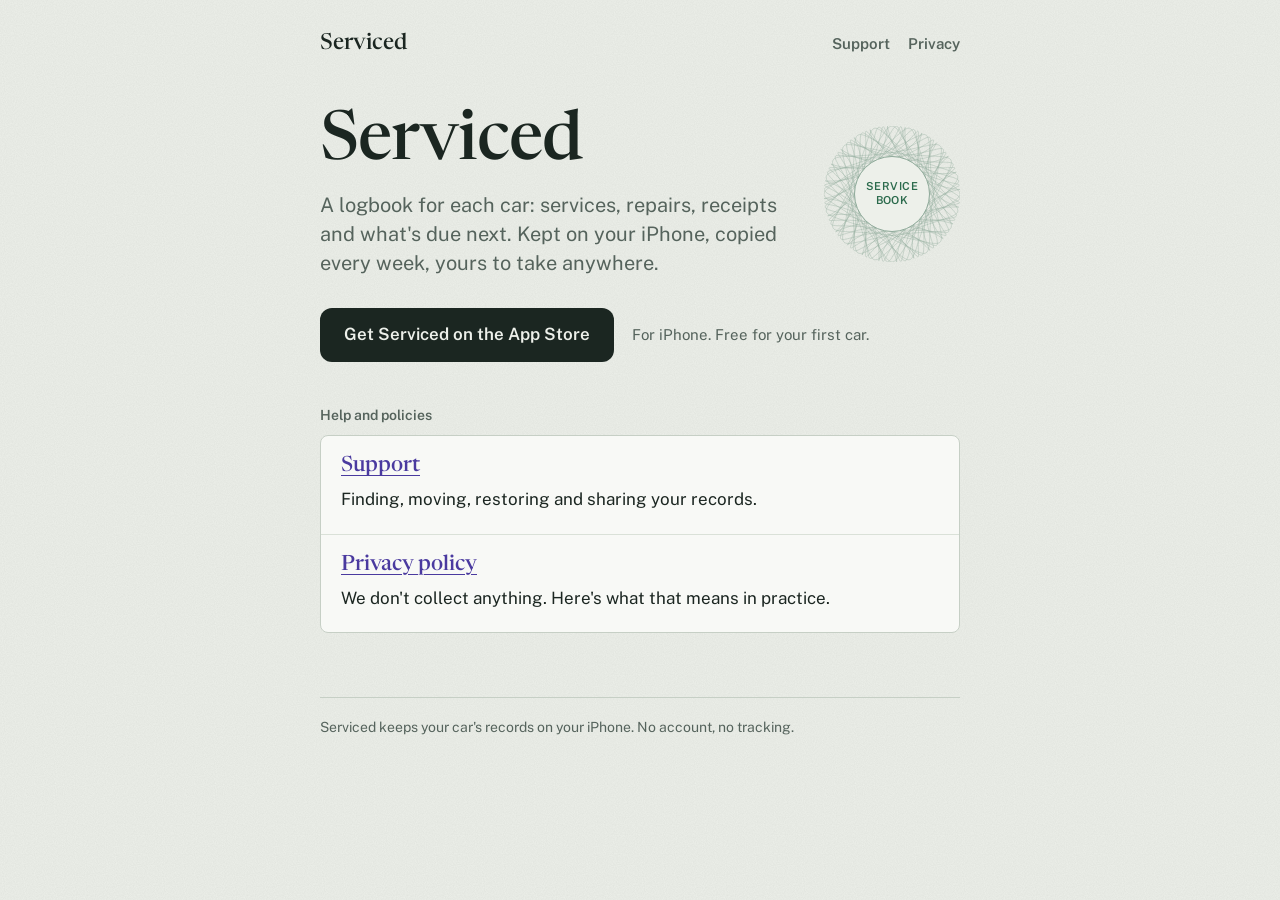
<file: index.html>
<!doctype html>
<html lang="en">
<head>
  <meta charset="utf-8">
  <meta name="viewport" content="width=device-width, initial-scale=1">
  <title>Serviced</title>
  <meta name="description" content="A logbook for each car: services, repairs, receipts and what's due next, kept on your iPhone.">
  <meta name="apple-itunes-app" content="app-id=6833724459">
  <link rel="preload" href="assets/fonts/NewsreaderDisplay-Medium.woff2" as="font" type="font/woff2" crossorigin>
  <link rel="stylesheet" href="assets/site.css">
</head>
<body>
  <div class="page">
    <header class="masthead">
      <a class="wordmark" href="./">Serviced</a>
      <nav aria-label="Pages">
        <a href="support/">Support</a>
        <a href="privacy/">Privacy</a>
      </nav>
    </header>

    <main>
      <div class="title">
        <div>
          <h1>Serviced</h1>
          <p class="lede">A logbook for each car: services, repairs, receipts and what's due next. Kept on your iPhone, copied every week, yours to take anywhere.</p>
        </div>
        <div class="seal" aria-hidden="true"><span>SERVICE<br>BOOK</span></div>
      </div>
      <p class="get">
        <a class="store" href="https://apps.apple.com/app/id6833724459">Get Serviced on the App Store</a>
        <span>For iPhone. Free for your first car.</span>
      </p>

      <h2 class="group">Help and policies</h2>
      <div class="sheet">
        <section class="row">
          <h3><a href="support/">Support</a></h3>
          <p>Finding, moving, restoring and sharing your records.</p>
        </section>
        <section class="row">
          <h3><a href="privacy/">Privacy policy</a></h3>
          <p>We don't collect anything. Here's what that means in practice.</p>
        </section>
      </div>
    </main>

    <footer>
      <span>Serviced keeps your car's records on your iPhone. No account, no tracking.</span>
    </footer>
  </div>
</body>
</html>
</file>
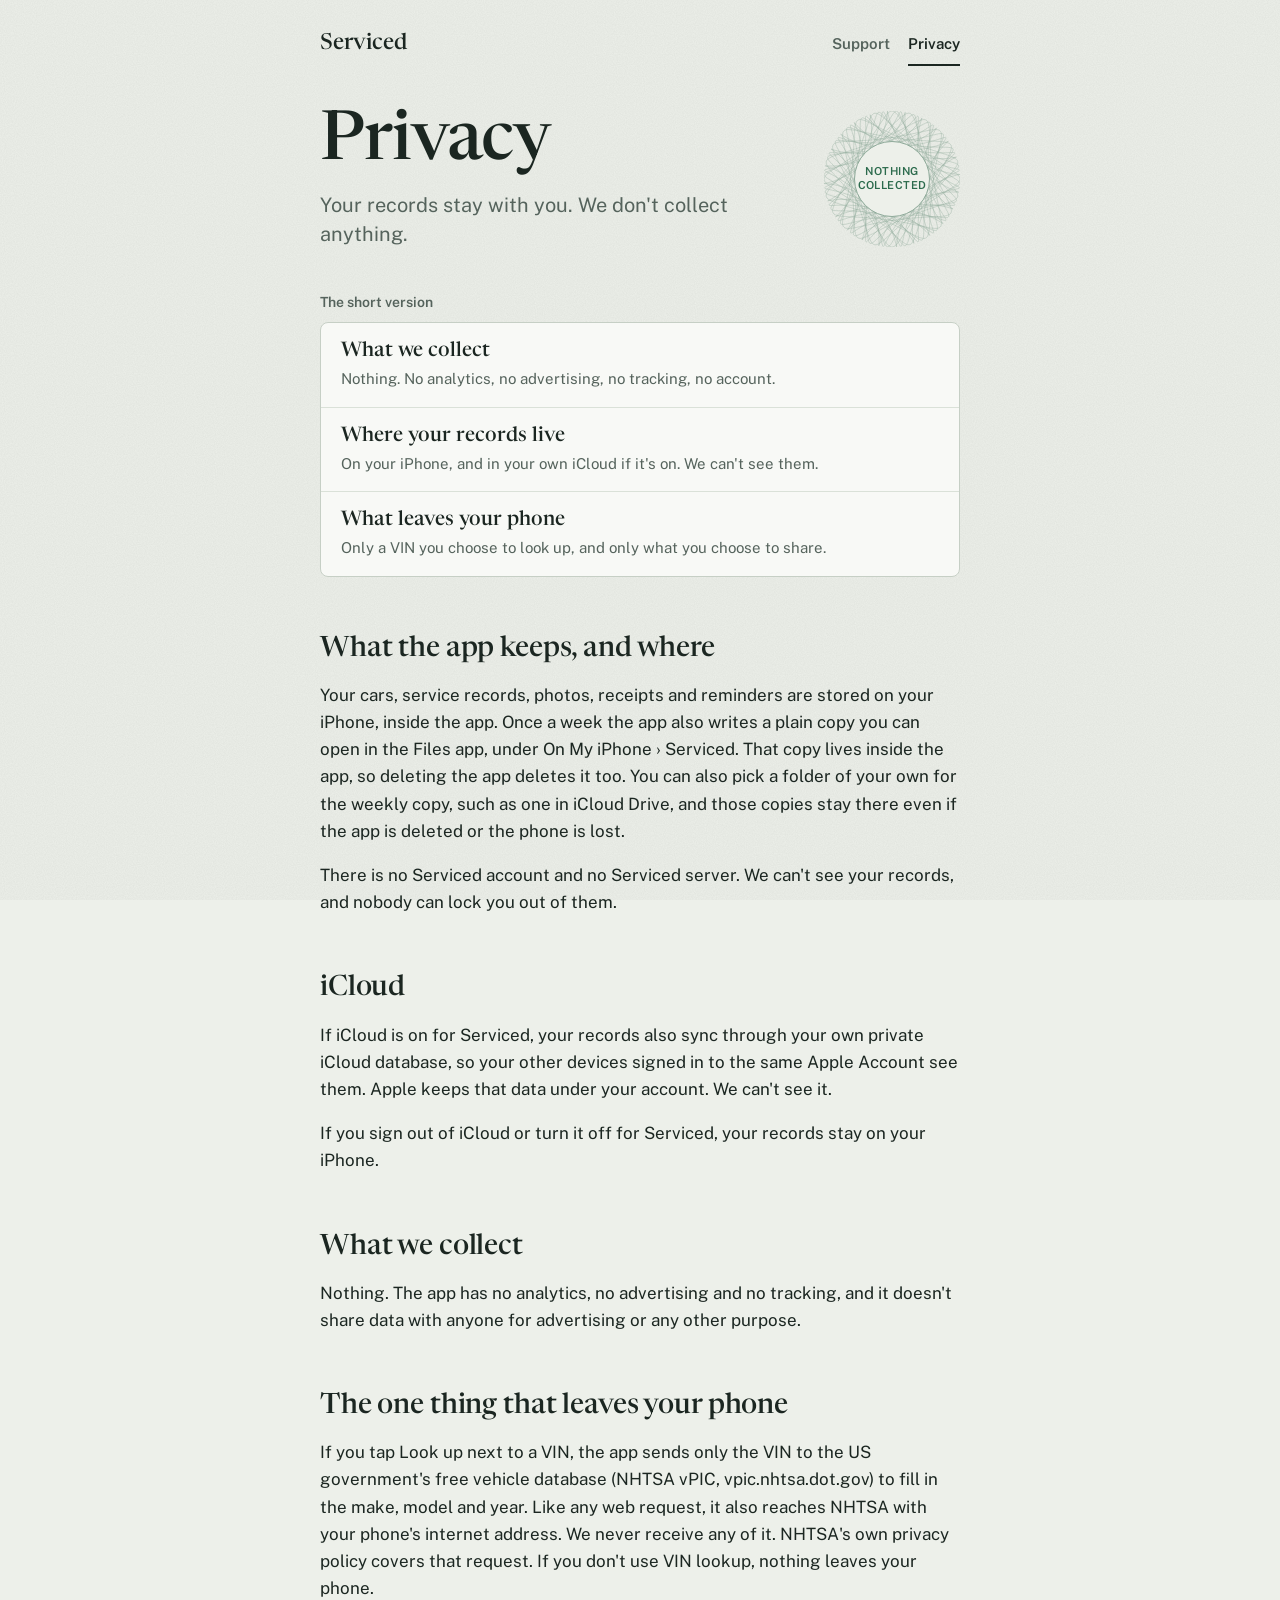
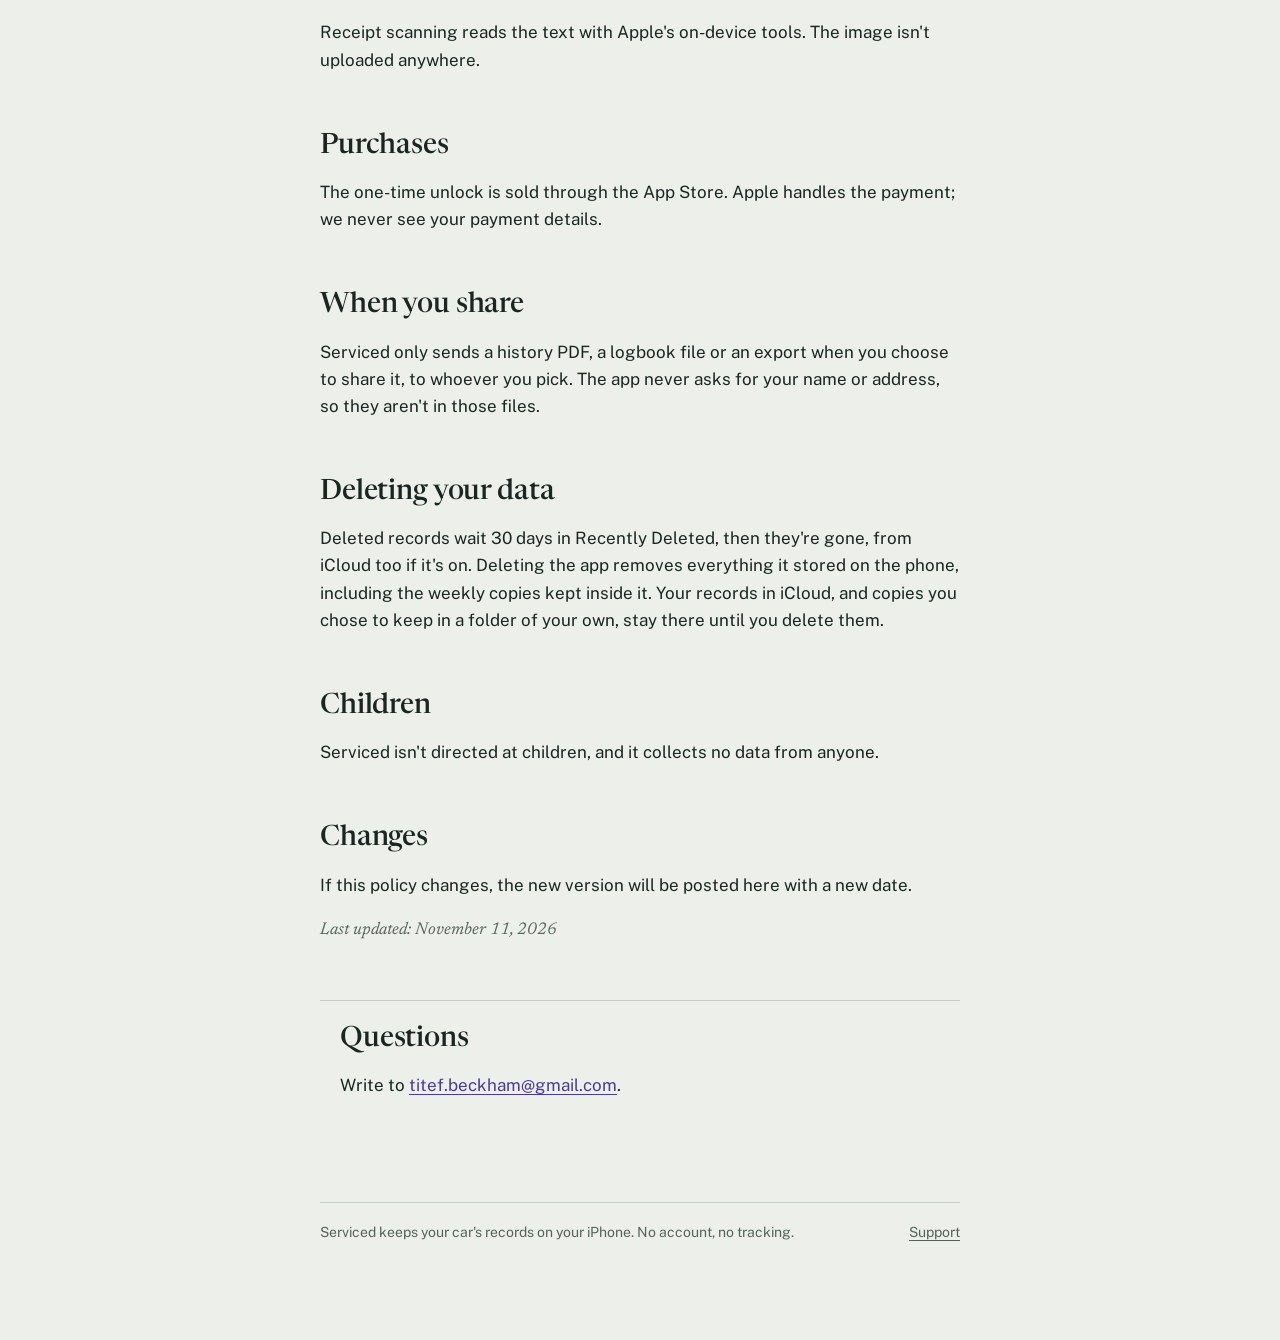
<file: privacy/index.html>
<!doctype html>
<html lang="en">
<head>
  <meta charset="utf-8">
  <meta name="viewport" content="width=device-width, initial-scale=1">
  <title>Serviced privacy policy</title>
  <meta name="description" content="Serviced keeps your car's records on your iPhone. It collects nothing.">
  <meta name="apple-itunes-app" content="app-id=6833724459">
  <link rel="preload" href="../assets/fonts/NewsreaderDisplay-Medium.woff2" as="font" type="font/woff2" crossorigin>
  <link rel="stylesheet" href="../assets/site.css">
</head>
<body>
  <div class="page">
    <header class="masthead">
      <a class="wordmark" href="../">Serviced</a>
      <nav aria-label="Pages">
        <a href="../support/">Support</a>
        <a href="../privacy/" aria-current="page">Privacy</a>
      </nav>
    </header>

    <main>
      <div class="title">
        <div>
          <h1>Privacy</h1>
          <p class="lede">Your records stay with you. We don't collect anything.</p>
        </div>
        <div class="seal" aria-hidden="true"><span>NOTHING<br>COLLECTED</span></div>
      </div>

      <h2 class="group">The short version</h2>
      <div class="sheet">
        <div class="fact">
          <strong>What we collect</strong>
          <span class="detail">Nothing. No analytics, no advertising, no tracking, no account.</span>
        </div>
        <div class="fact">
          <strong>Where your records live</strong>
          <span class="detail">On your iPhone, and in your own iCloud if it's on. We can't see them.</span>
        </div>
        <div class="fact">
          <strong>What leaves your phone</strong>
          <span class="detail">Only a VIN you choose to look up, and only what you choose to share.</span>
        </div>
      </div>

      <div class="prose">
        <h2>What the app keeps, and where</h2>
        <p>Your cars, service records, photos, receipts and reminders are stored on your iPhone, inside the app. Once a week the app also writes a plain copy you can open in the Files app, under On My iPhone&nbsp;› Serviced. That copy lives inside the app, so deleting the app deletes it too. You can also pick a folder of your own for the weekly copy, such as one in iCloud Drive, and those copies stay there even if the app is deleted or the phone is lost.</p>
        <p>There is no Serviced account and no Serviced server. We can't see your records, and nobody can lock you out of them.</p>

        <h2>iCloud</h2>
        <p>If iCloud is on for Serviced, your records also sync through your own private iCloud database, so your other devices signed in to the same Apple Account see them. Apple keeps that data under your account. We can't see it.</p>
        <p>If you sign out of iCloud or turn it off for Serviced, your records stay on your iPhone.</p>

        <h2>What we collect</h2>
        <p>Nothing. The app has no analytics, no advertising and no tracking, and it doesn't share data with anyone for advertising or any other purpose.</p>

        <h2>The one thing that leaves your phone</h2>
        <p>If you tap Look up next to a VIN, the app sends only the VIN to the US government's free vehicle database (NHTSA vPIC, vpic.nhtsa.dot.gov) to fill in the make, model and year. Like any web request, it also reaches NHTSA with your phone's internet address. We never receive any of it. NHTSA's own privacy policy covers that request. If you don't use VIN lookup, nothing leaves your phone.</p>
        <p>Receipt scanning reads the text with Apple's on-device tools. The image isn't uploaded anywhere.</p>

        <h2>Purchases</h2>
        <p>The one-time unlock is sold through the App Store. Apple handles the payment; we never see your payment details.</p>

        <h2>When you share</h2>
        <p>Serviced only sends a history PDF, a logbook file or an export when you choose to share it, to whoever you pick. The app never asks for your name or address, so they aren't in those files.</p>

        <h2>Deleting your data</h2>
        <p>Deleted records wait 30 days in Recently Deleted, then they're gone, from iCloud too if it's on. Deleting the app removes everything it stored on the phone, including the weekly copies kept inside it. Your records in iCloud, and copies you chose to keep in a folder of your own, stay there until you delete them.</p>

        <h2>Children</h2>
        <p>Serviced isn't directed at children, and it collects no data from anyone.</p>

        <h2>Changes</h2>
        <p>If this policy changes, the new version will be posted here with a new date.</p>

        <p class="updated">Last updated: November 11, 2026</p>
      </div>

      <section class="contact">
        <h2>Questions</h2>
        <p>Write to <a href="mailto:titef.beckham@gmail.com">titef.beckham@gmail.com</a>.</p>
      </section>
    </main>

    <footer>
      <span>Serviced keeps your car's records on your iPhone. No account, no tracking.</span>
      <a href="../support/">Support</a>
    </footer>
  </div>
</body>
</html>
</file>
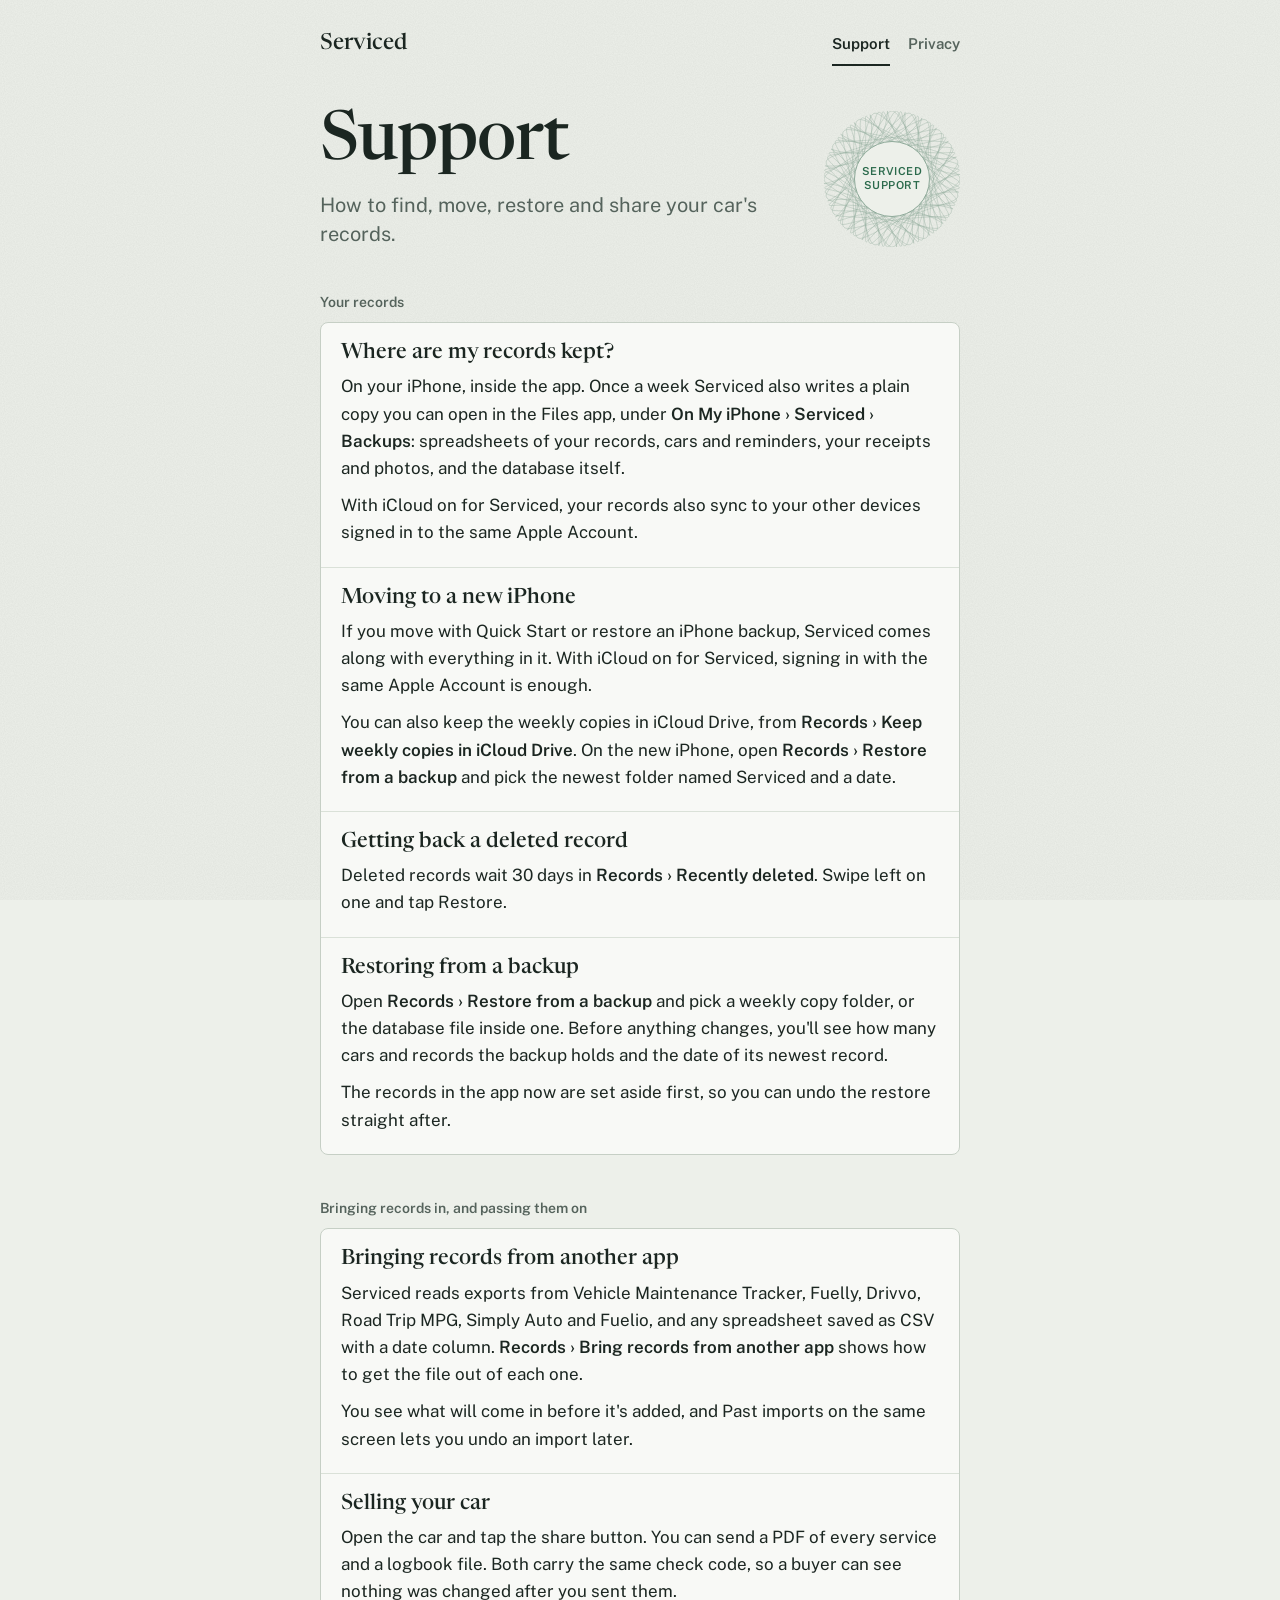
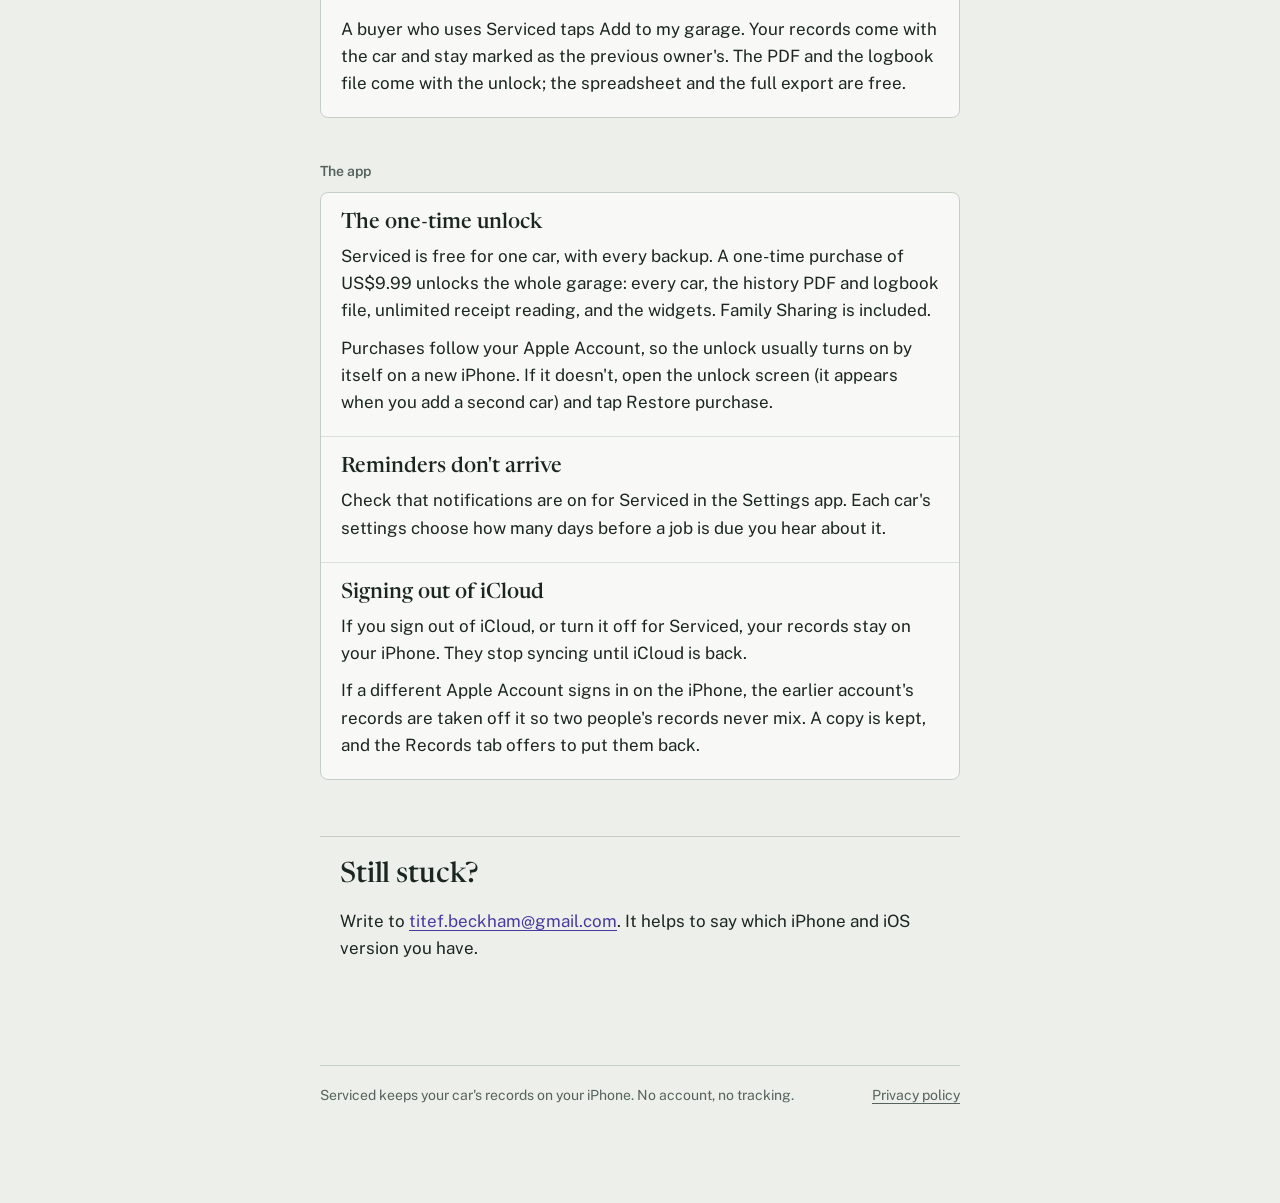
<file: support/index.html>
<!doctype html>
<html lang="en">
<head>
  <meta charset="utf-8">
  <meta name="viewport" content="width=device-width, initial-scale=1">
  <title>Serviced support</title>
  <meta name="description" content="How to find, move, restore and share your car's records in Serviced.">
  <meta name="apple-itunes-app" content="app-id=6833724459">
  <link rel="preload" href="../assets/fonts/NewsreaderDisplay-Medium.woff2" as="font" type="font/woff2" crossorigin>
  <link rel="stylesheet" href="../assets/site.css">
</head>
<body>
  <div class="page">
    <header class="masthead">
      <a class="wordmark" href="../">Serviced</a>
      <nav aria-label="Pages">
        <a href="../support/" aria-current="page">Support</a>
        <a href="../privacy/">Privacy</a>
      </nav>
    </header>

    <main>
      <div class="title">
        <div>
          <h1>Support</h1>
          <p class="lede">How to find, move, restore and share your car's records.</p>
        </div>
        <div class="seal" aria-hidden="true"><span>SERVICED<br>SUPPORT</span></div>
      </div>

      <h2 class="group">Your records</h2>
      <div class="sheet">
        <section class="row">
          <h3>Where are my records kept?</h3>
          <p>On your iPhone, inside the app. Once a week Serviced also writes a plain copy you can open in the Files app, under <span class="path">On My iPhone&nbsp;› Serviced&nbsp;› Backups</span>: spreadsheets of your records, cars and reminders, your receipts and photos, and the database itself.</p>
          <p>With iCloud on for Serviced, your records also sync to your other devices signed in to the same Apple Account.</p>
        </section>
        <section class="row">
          <h3>Moving to a new iPhone</h3>
          <p>If you move with Quick Start or restore an iPhone backup, Serviced comes along with everything in it. With iCloud on for Serviced, signing in with the same Apple Account is enough.</p>
          <p>You can also keep the weekly copies in iCloud Drive, from <span class="path">Records&nbsp;› Keep weekly copies in iCloud Drive</span>. On the new iPhone, open <span class="path">Records&nbsp;› Restore from a backup</span> and pick the newest folder named Serviced and a date.</p>
        </section>
        <section class="row">
          <h3>Getting back a deleted record</h3>
          <p>Deleted records wait 30 days in <span class="path">Records&nbsp;› Recently deleted</span>. Swipe left on one and tap Restore.</p>
        </section>
        <section class="row">
          <h3>Restoring from a backup</h3>
          <p>Open <span class="path">Records&nbsp;› Restore from a backup</span> and pick a weekly copy folder, or the database file inside one. Before anything changes, you'll see how many cars and records the backup holds and the date of its newest record.</p>
          <p>The records in the app now are set aside first, so you can undo the restore straight after.</p>
        </section>
      </div>

      <h2 class="group">Bringing records in, and passing them on</h2>
      <div class="sheet">
        <section class="row">
          <h3>Bringing records from another app</h3>
          <p>Serviced reads exports from Vehicle Maintenance Tracker, Fuelly, Drivvo, Road Trip MPG, Simply Auto and Fuelio, and any spreadsheet saved as CSV with a date column. <span class="path">Records&nbsp;› Bring records from another app</span> shows how to get the file out of each one.</p>
          <p>You see what will come in before it's added, and Past imports on the same screen lets you undo an import later.</p>
        </section>
        <section class="row">
          <h3>Selling your car</h3>
          <p>Open the car and tap the share button. You can send a PDF of every service and a logbook file. Both carry the same check code, so a buyer can see nothing was changed after you sent them.</p>
          <p>A buyer who uses Serviced taps Add to my garage. Your records come with the car and stay marked as the previous owner's. The PDF and the logbook file come with the unlock; the spreadsheet and the full export are free.</p>
        </section>
      </div>

      <h2 class="group">The app</h2>
      <div class="sheet">
        <section class="row">
          <h3>The one-time unlock</h3>
          <p>Serviced is free for one car, with every backup. A one-time purchase of US$9.99 unlocks the whole garage: every car, the history PDF and logbook file, unlimited receipt reading, and the widgets. Family Sharing is included.</p>
          <p>Purchases follow your Apple Account, so the unlock usually turns on by itself on a new iPhone. If it doesn't, open the unlock screen (it appears when you add a second car) and tap Restore purchase.</p>
        </section>
        <section class="row">
          <h3>Reminders don't arrive</h3>
          <p>Check that notifications are on for Serviced in the Settings app. Each car's settings choose how many days before a job is due you hear about it.</p>
        </section>
        <section class="row">
          <h3>Signing out of iCloud</h3>
          <p>If you sign out of iCloud, or turn it off for Serviced, your records stay on your iPhone. They stop syncing until iCloud is back.</p>
          <p>If a different Apple Account signs in on the iPhone, the earlier account's records are taken off it so two people's records never mix. A copy is kept, and the Records tab offers to put them back.</p>
        </section>
      </div>

      <section class="contact">
        <h2>Still stuck?</h2>
        <p>Write to <a href="mailto:titef.beckham@gmail.com">titef.beckham@gmail.com</a>. It helps to say which iPhone and iOS version you have.</p>
      </section>
    </main>

    <footer>
      <span>Serviced keeps your car's records on your iPhone. No account, no tracking.</span>
      <a href="../privacy/">Privacy policy</a>
    </footer>
  </div>
</body>
</html>
</file>
<file: assets/site.css>
/* Serviced pages: the app's paper-and-ink logbook, set for reading. Colors match Theme.swift. */

@font-face { font-family: "Newsreader Display"; src: url("fonts/NewsreaderDisplay-Medium.woff2") format("woff2"); font-weight: 500; font-display: swap; }
@font-face { font-family: "Newsreader"; src: url("fonts/Newsreader-Regular.woff2") format("woff2"); font-weight: 400; font-display: swap; }
@font-face { font-family: "Newsreader"; src: url("fonts/Newsreader-Italic.woff2") format("woff2"); font-weight: 400; font-style: italic; font-display: swap; }
@font-face { font-family: "Public Sans"; src: url("fonts/PublicSans-Regular.woff2") format("woff2"); font-weight: 400; font-display: swap; }
@font-face { font-family: "Public Sans"; src: url("fonts/PublicSans-SemiBold.woff2") format("woff2"); font-weight: 600; font-display: swap; }

:root {
  color-scheme: light dark;
  --paper: #edf0ea;
  --sheet: #f8f9f6;
  --rule: #c6cfc5;
  --rule-soft: #dae1d8;
  --ink: #1b2621;
  --ink-soft: #55635c;
  --violet: #4a3a9f;
  --green: #2b6a4c;
  --guilloche: #8faa9a;
  --grain-opacity: 0.05;
}

@media (prefers-color-scheme: dark) {
  :root {
    --paper: #141916;
    --sheet: #1c221f;
    --rule: #343d38;
    --rule-soft: #29312c;
    --ink: #e4ece6;
    --ink-soft: #a7b3ac;
    --violet: #a99bff;
    --green: #6fd3a3;
    --guilloche: #4c6b5b;
    --grain-opacity: 0.08;
  }
}

* { box-sizing: border-box; }

html { -webkit-text-size-adjust: 100%; }

body {
  margin: 0;
  overflow-wrap: break-word;
  background-color: var(--paper);
  color: var(--ink);
  font: 400 1.0625rem/1.6 "Public Sans", -apple-system, sans-serif;
  font-feature-settings: "tnum" 0;
}

/* Paper grain, as on the app's pages. */
body::before {
  content: "";
  position: fixed;
  inset: 0;
  pointer-events: none;
  opacity: var(--grain-opacity);
  background-image: url("data:image/svg+xml,%3Csvg xmlns='http://www.w3.org/2000/svg' width='160' height='160'%3E%3Cfilter id='n'%3E%3CfeTurbulence type='fractalNoise' baseFrequency='.9' numOctaves='2' stitchTiles='stitch'/%3E%3CfeColorMatrix values='0 0 0 0 0 0 0 0 0 0 0 0 0 0 0 0 0 0 1 0'/%3E%3C/filter%3E%3Crect width='160' height='160' filter='url(%23n)'/%3E%3C/svg%3E");
}

::selection { background: color-mix(in srgb, var(--violet) 24%, transparent); }

a { color: var(--violet); text-underline-offset: 0.18em; text-decoration-thickness: 1px; }
a:hover { text-decoration-thickness: 2px; }
:focus-visible { outline: 2px solid var(--violet); outline-offset: 3px; border-radius: 3px; }

.page {
  position: relative;
  max-width: 44rem;
  margin: 0 auto;
  padding: 0 16px 72px;
}

@media (min-width: 720px) {
  .page { padding: 0 32px 96px; }
}

.masthead {
  display: flex;
  align-items: baseline;
  justify-content: space-between;
  gap: 16px;
  padding: 22px 0 0;
}

.wordmark {
  font: 500 1.375rem/1 "Newsreader Display", Georgia, serif;
  color: var(--ink);
  text-decoration: none;
}

.masthead nav { display: flex; gap: 18px; }
.masthead nav a {
  font-weight: 600;
  font-size: 0.9375rem;
  color: var(--ink-soft);
  text-decoration: none;
  padding: 10px 0;
}
.masthead nav a[aria-current="page"] { color: var(--ink); box-shadow: inset 0 -2px var(--ink); }

/* Title with the seal beside it, like the Records tab. */
.title {
  display: grid;
  grid-template-columns: minmax(0, 1fr) auto;
  align-items: center;
  gap: 12px;
  margin-top: 44px;
}

h1 {
  margin: 0;
  font: 500 clamp(2.6rem, 9vw, 4.25rem)/0.98 "Newsreader Display", Georgia, serif;
  letter-spacing: -0.015em;
}

.lede {
  margin: 14px 0 0;
  font-size: clamp(1.0625rem, 2.6vw, 1.25rem);
  line-height: 1.45;
  color: var(--ink-soft);
  max-width: 30em;
}

.seal {
  position: relative;
  width: clamp(92px, 22vw, 136px);
  aspect-ratio: 1;
  display: grid;
  place-items: center;
  animation: stamp 520ms cubic-bezier(0.2, 0.9, 0.25, 1.2) 120ms both;
}
.seal::before {
  content: "";
  position: absolute;
  inset: 0;
  background: var(--guilloche);
  -webkit-mask: url("seal.svg") center / contain no-repeat;
  mask: url("seal.svg") center / contain no-repeat;
}
.seal span {
  position: relative;
  display: grid;
  place-items: center;
  width: 56%;
  aspect-ratio: 1;
  border-radius: 50%;
  background: var(--paper);
  border: 1px solid var(--guilloche);
  color: var(--green);
  font: 600 clamp(0.47rem, 1.5vw, 0.6875rem)/1.25 "Public Sans", sans-serif;
  letter-spacing: 0.04em;
  text-align: center;
}

@keyframes stamp {
  from { opacity: 0; transform: scale(1.18) rotate(-10deg); }
  to { opacity: 1; transform: none; }
}

/* The way to the App Store, drawn like the app's ink button. */
.get {
  display: flex;
  flex-wrap: wrap;
  align-items: center;
  gap: 12px 18px;
  margin: 30px 0 0;
}
.store {
  display: inline-flex;
  align-items: center;
  justify-content: center;
  min-height: 54px;
  padding: 0 24px;
  border-radius: 12px;
  background: var(--ink);
  color: var(--paper);
  font-weight: 600;
  text-decoration: none;
  transition: transform 120ms ease, opacity 120ms ease;
}
.store:hover { opacity: 0.9; }
.store:active { opacity: 0.85; transform: scale(0.98); }
.get span { color: var(--ink-soft); font-size: 0.9375rem; }
@media (max-width: 519px) {
  .store { flex: 1 1 100%; }
}

@media (prefers-reduced-motion: reduce) {
  .seal { animation: none; }
  .store { transition: none; }
}

h2 {
  margin: 56px 0 12px;
  font: 500 1.75rem/1.15 "Newsreader Display", Georgia, serif;
  letter-spacing: -0.005em;
}

.group {
  margin: 44px 0 10px;
  font: 600 0.875rem/1.4 "Public Sans", sans-serif;
  letter-spacing: 0;
  color: var(--ink-soft);
}

/* A sheet of rows, like the app's safety box. */
.sheet {
  background: var(--sheet);
  border: 1px solid var(--rule);
  border-radius: 8px;
}
.sheet > * + * { border-top: 1px solid var(--rule-soft); }

.row { padding: 18px 20px 20px; }
.row h3 {
  margin: 0 0 6px;
  font: 500 1.3125rem/1.25 "Newsreader Display", Georgia, serif;
}
.row p { margin: 0; }
.row p + p { margin-top: 10px; }

/* Three short facts at the top of the privacy policy. */
.fact {
  display: grid;
  gap: 4px;
  padding: 16px 20px;
}
.fact strong { font: 500 1.25rem/1.25 "Newsreader Display", Georgia, serif; }
.fact .detail { color: var(--ink-soft); font-size: 0.9375rem; line-height: 1.5; }

/* What you tap in the app, set apart from the sentence around it. */
.path { font-weight: 600; }

.prose p, .prose li { max-width: 38em; }
.prose ul { padding-left: 1.2em; }
.prose li + li { margin-top: 6px; }

.contact {
  margin-top: 56px;
  padding: 22px 20px;
  border-top: 1px solid var(--rule);
}
.contact h2 { margin-top: 0; }

footer {
  margin-top: 64px;
  padding-top: 18px;
  border-top: 1px solid var(--rule);
  font-size: 0.875rem;
  color: var(--ink-soft);
  display: flex;
  flex-wrap: wrap;
  gap: 8px 20px;
  justify-content: space-between;
}
footer a { color: var(--ink-soft); }

.updated { font-family: "Newsreader", Georgia, serif; font-style: italic; color: var(--ink-soft); margin-top: 18px; }
</file>
